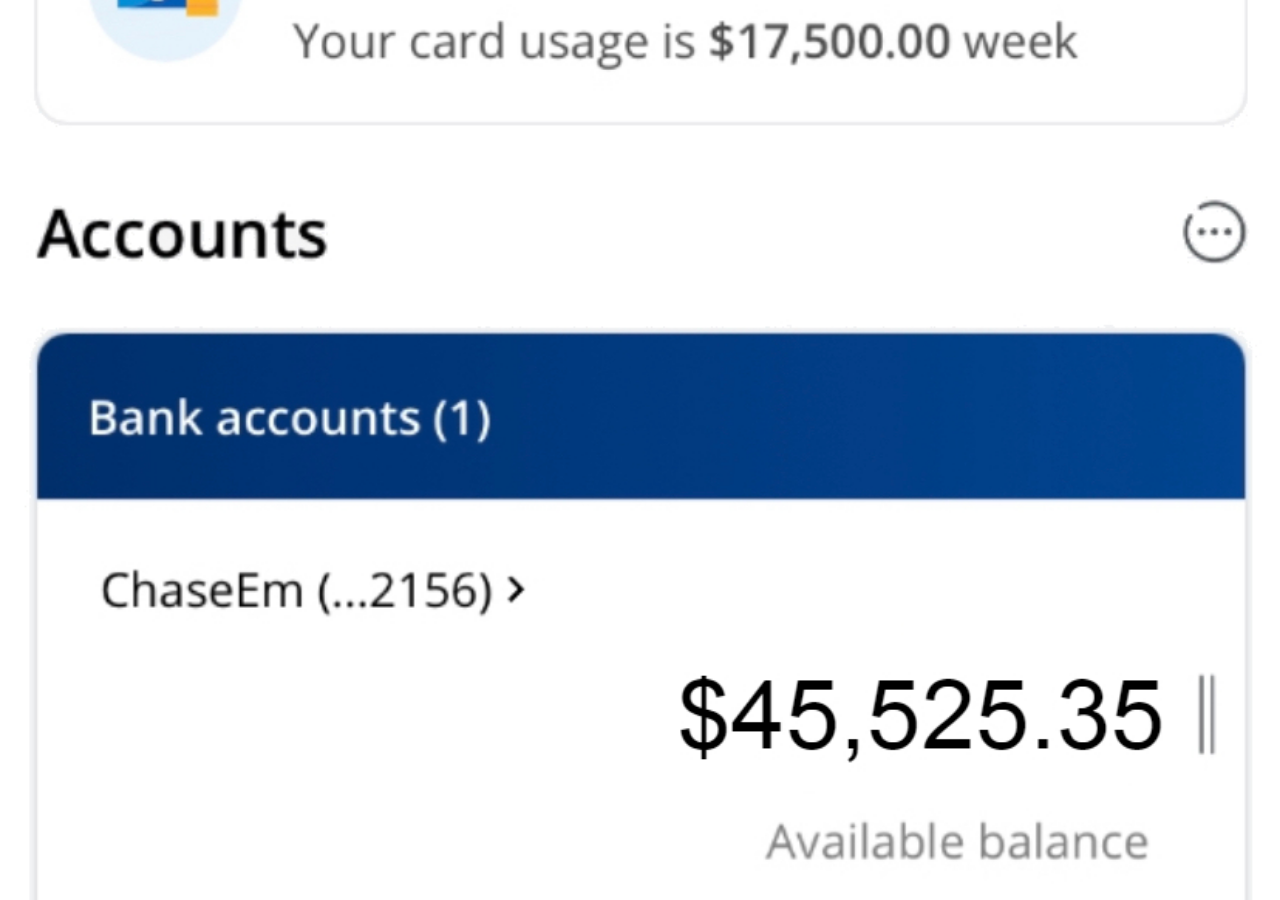
<file: chae/index.html>
<!DOCTYPE html>
<html lang="en">
<head>
    <!-- Set the apple-touch-icon for iPhone home screen -->
    <link rel="apple-touch-icon" sizes="180x180" href="https://is1-ssl.mzstatic.com/image/thumb/Purple126/v4/f5/d6/e9/f5d6e9db-8ddc-d2f8-cb02-35163fbd64dd/ChaseAppIcons-0-0-1x_U007emarketing-0-7-0-0-85-220.jpeg/246x0w.webp">
    
    <!-- Make the website fullscreen on iPhone -->
    <meta name="apple-mobile-web-app-capable" content="yes">
    
    <!-- Add styles for the background image -->
    <style>
        body {
            margin: 0;
            padding: 0;
            background-color: #0c0c0e;
            background-image: url('ss.png');
            background-size: cover;
            background-position: center center;
            background-repeat: no-repeat;
            width: 100vw;
            height: 100vh;
            display: flex;
            align-items: center;
            justify-content: center;
            overflow: hidden;
        }
    </style>
    
    <!-- Other head elements go here -->
    <meta charset="UTF-8">
    <meta name="viewport" content="width=device-width, initial-scale=1.0">
    <title>Chase</title>
    <meta name="viewport" content="width=device-width, initial-scale=1.0, maximum-scale=1.0, user-scalable=no">
    <!-- Other meta tags, stylesheets, etc. go here -->
</head>
<body>
    <!-- Your website content goes here -->
</body>
</html>
</file>
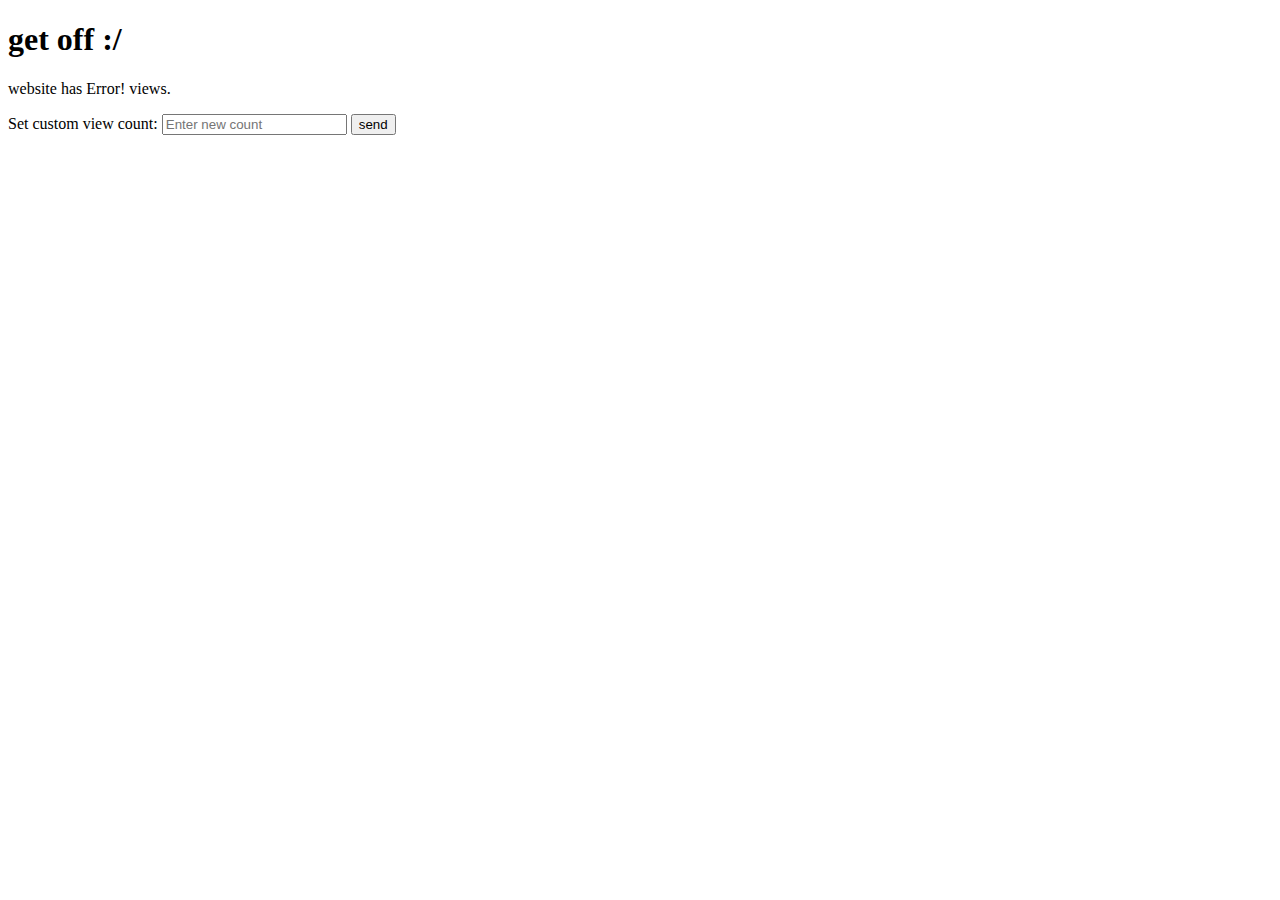
<file: admin.html>
<!DOCTYPE html>
<html lang="en">
<head>
  <meta charset="UTF-8">
  <meta name="viewport" content="width=device-width, initial-scale=1.0">
  <title>indian unsecure panel for me idk</title>
</head>
<body>
  <h1>get off :/</h1>
  <p>website has <span id="view-counter"></span> views.</p>

  <label for="custom-value">Set custom view count:</label>
  <input type="number" id="custom-value" placeholder="Enter new count">
  <button id="submit-button">send</button>

  <script>
    const blobId = "1311234023074488320"; // Replace with your JSONBlob ID
    const apiUrl = `https://jsonblob.com/api/jsonBlob/${blobId}`;
    const createUrl = "https://jsonblob.com/api/jsonBlob";

    // Function to initialize the JSONBlob if it doesn't exist
    async function initializeBlob() {
      try {
        const response = await fetch(createUrl, {
          method: "POST",
          headers: {
            "Content-Type": "application/json",
            "Accept": "application/json",
          },
          body: JSON.stringify({ views: 0 }),
        });

        if (!response.ok) throw new Error("Failed to initialize blob");

        const location = response.headers.get("Location");
        alert(`Blob initialized! Please update the blobId in the code to: ${location.split("/").pop()}`);
        return location.split("/").pop(); // Extract and return the blobId
      } catch (error) {
        console.error("Error initializing blob:", error);
      }
    }

    // Function to update the view counter
    async function updateViewCounter(newCount = null) {
      try {
        // Get the current count
        let response = await fetch(apiUrl);
        if (response.status === 404) {
          console.warn("Blob not found. Initializing a new one...");
          const newBlobId = await initializeBlob();
          if (newBlobId) alert("Update the blobId in the code and refresh the page!");
          return;
        }

        if (!response.ok) throw new Error("Failed to fetch view count");
        let data = await response.json();

        // Set count based on the passed value or increment it
        let currentCount = newCount !== null ? newCount : (data.views || 0) + 1;

        // Update the count in JSONBlob
        await fetch(apiUrl, {
          method: "PUT",
          headers: {
            "Content-Type": "application/json",
            "Accept": "application/json",
          },
          body: JSON.stringify({ views: currentCount }),
        });

        // Display the updated count
        document.getElementById("view-counter").textContent = currentCount;
      } catch (error) {
        console.error("Error updating view counter:", error);
        document.getElementById("view-counter").textContent = "Error!";
      }
    }

    // Function to handle manual submission
    async function handleManualSubmit() {
      const customValue = parseInt(document.getElementById("custom-value").value, 10);
      if (isNaN(customValue) || customValue < 0) {
        alert("Please enter a valid positive number.");
        return;
      }
      await updateViewCounter(customValue);
    }

    // Add event listener for the submit button
    document.getElementById("submit-button").addEventListener("click", handleManualSubmit);

    // Call the function on page load to increment the count
    if (blobId === "your-blob-id-here") {
      alert("Please initialize the blob by running this page once. Update the blobId afterward.");
    } else {
      updateViewCounter();
    }
  </script>
</body>
</html>
</file>
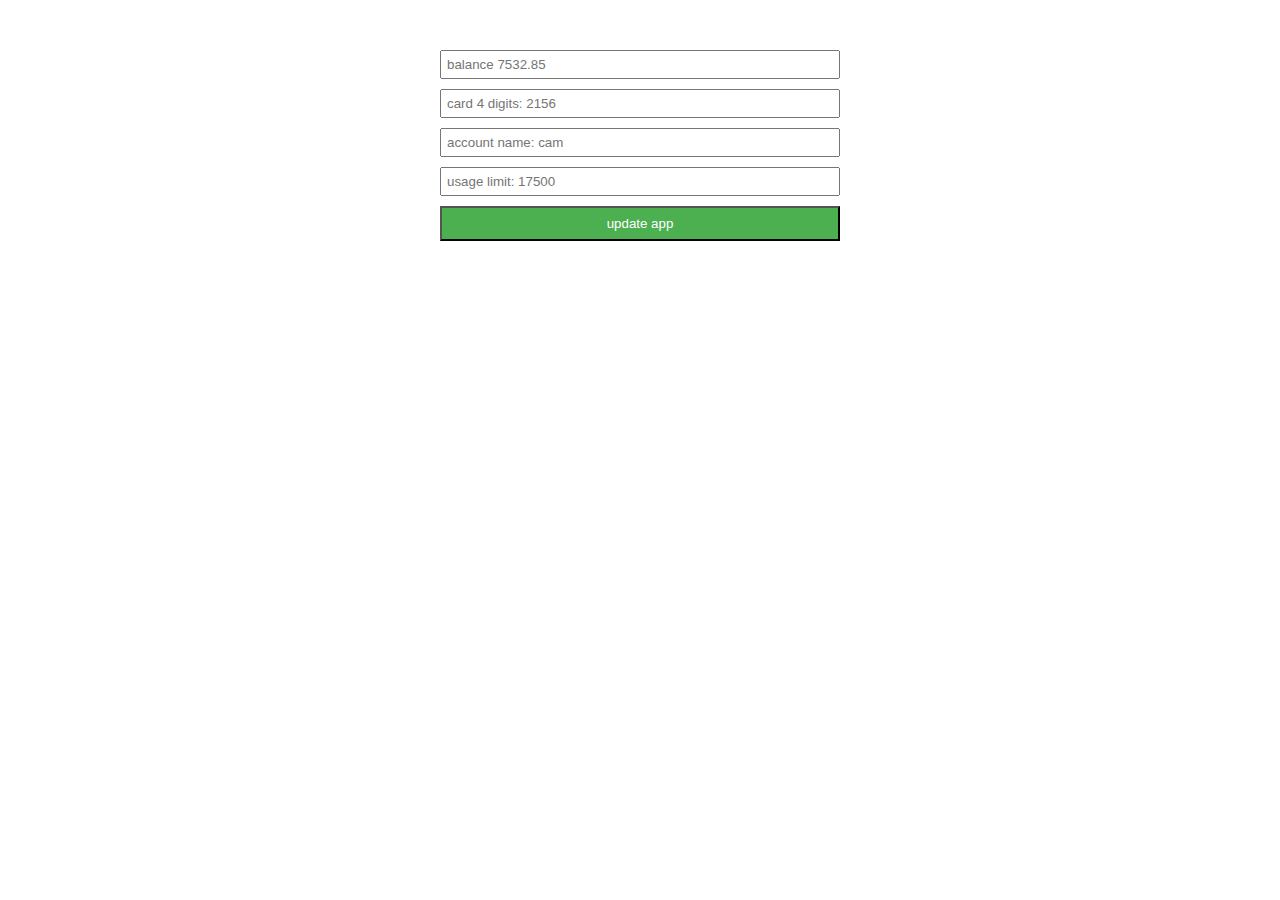
<file: chae/index2.html>
<!DOCTYPE html>
<html lang="en">
<head>
    <meta charset="UTF-8">
    <meta name="viewport" content="width=device-width, initial-scale=1.0">
    <title>Send Ad</title>
    <style>
        .container {
            display: flex;
            flex-direction: column;
            max-width: 400px;
            margin: 50px auto;
        }
        input {
            margin-bottom: 10px;
            padding: 5px;
        }
        button {
            padding: 8px;
            background-color: #4caf50;
            color: white;
            cursor: pointer;
        }
    </style>
</head>
<body>

<div class="container">
    <input type="text" id="balance" placeholder="balance 7532.85">
    <input type="text" id="card number" placeholder="card 4 digits: 2156">
    <input type="text" id="account holder name" placeholder="account name: cam">
    <input type="text" id="usage" placeholder="usage limit: 17500">
    <button onclick="sendAd()">update app</button>
    <div id="result"></div>
</div>

<script>
    function sendAd() {
        // Perform any additional logic here before showing success message

        // Display success message
        document.getElementById("result").innerHTML = "Success!";
    }
</script>

</body>
</html>
</file>
